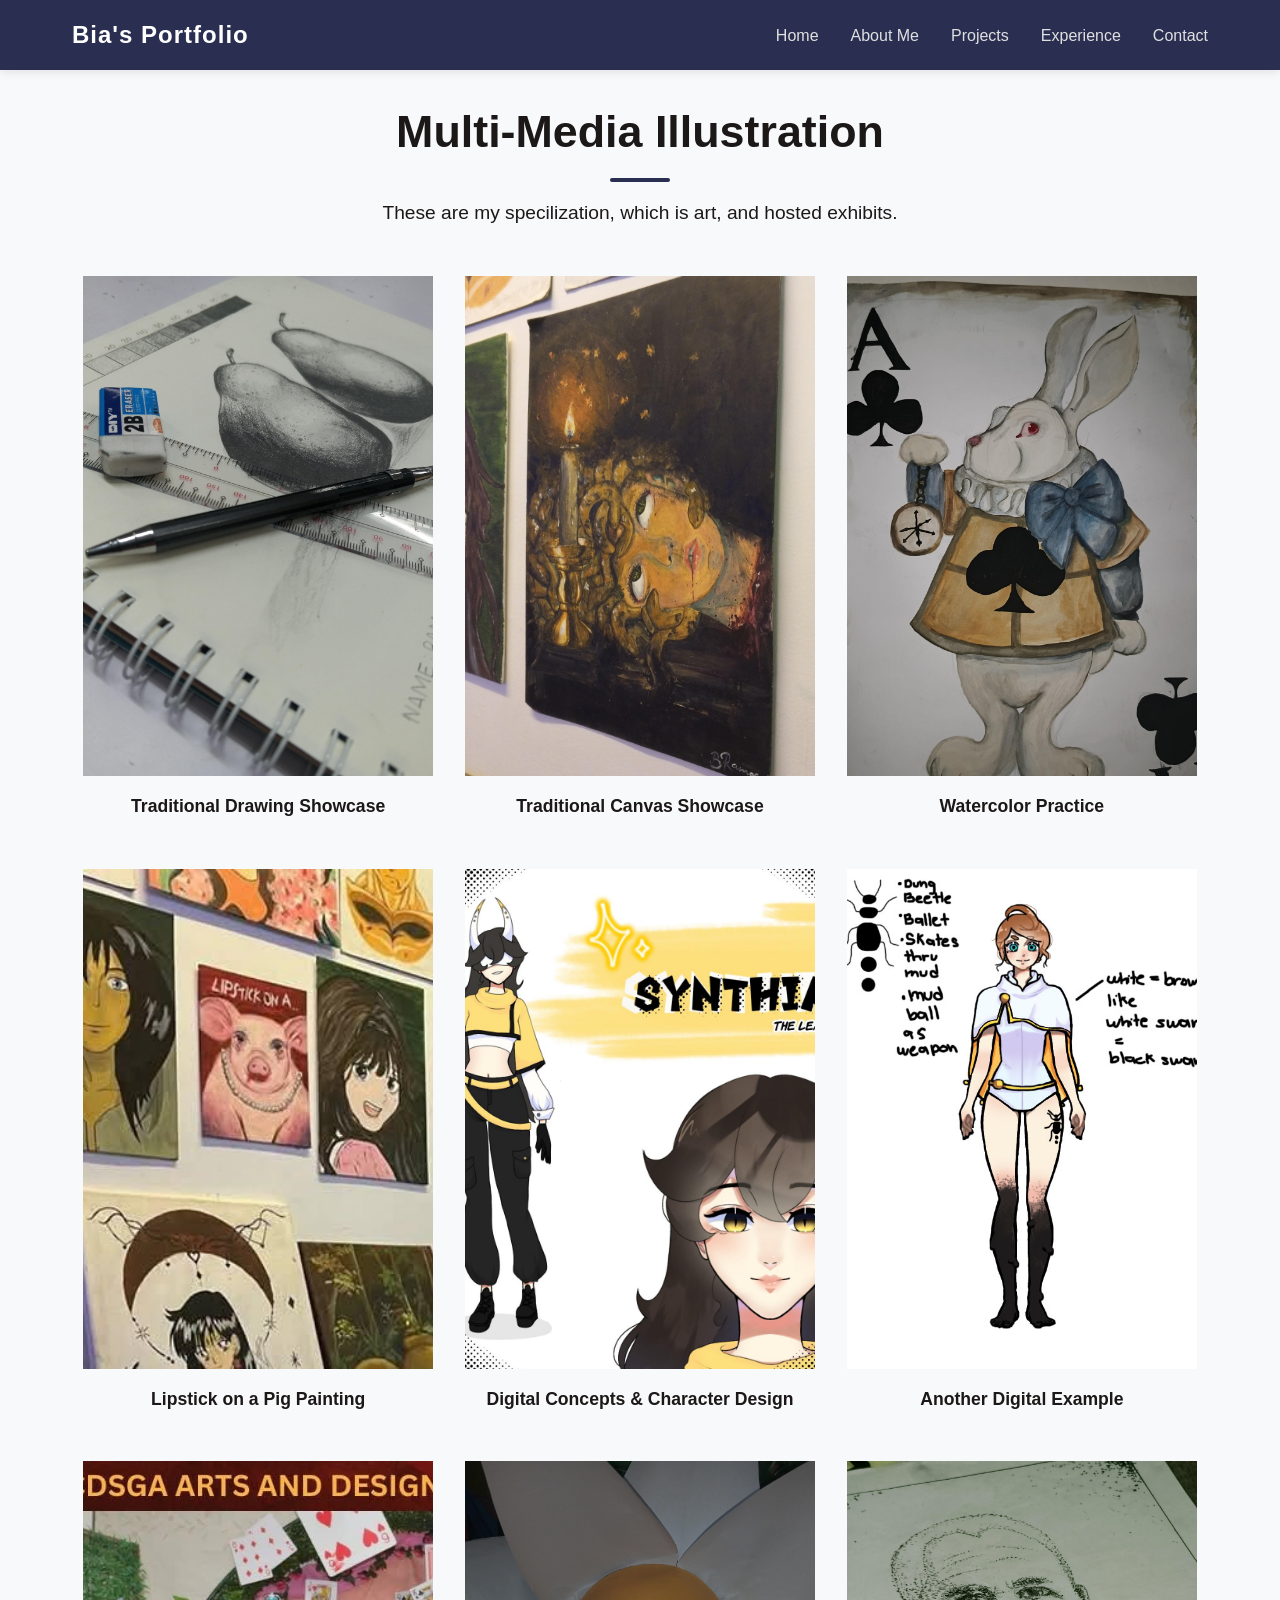
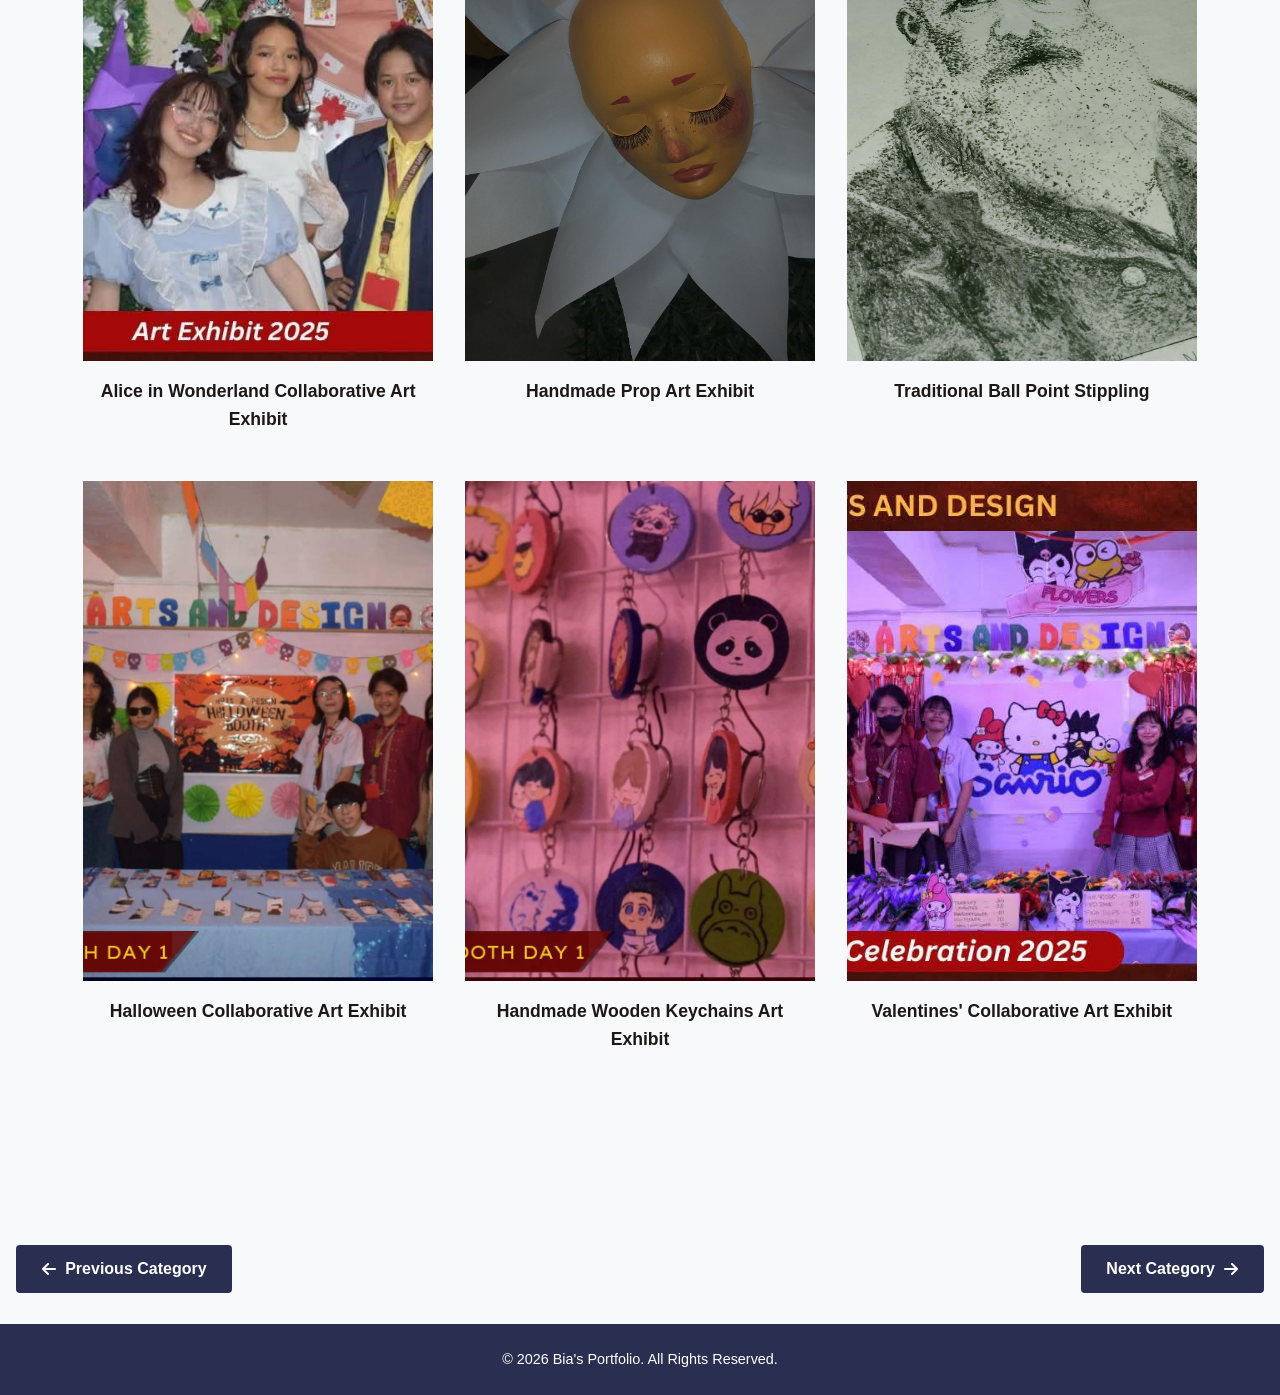
<file: projects/art.html>
<!DOCTYPE html>
<html lang="en">
<head>
    <meta charset="UTF-8">
    <meta name="viewport" content="width=device-width, initial-scale=1.0">
    <title>Multi-Media Illustration | Bia</title>
    <link rel="stylesheet" href="../style.css">
    <link rel="stylesheet" href="https://cdnjs.cloudflare.com/ajax/libs/font-awesome/6.4.2/css/all.min.css">
    <link rel="preconnect" href="https://fonts.googleapis.com">
    <link rel="preconnect" href="https://fonts.gstatic.com" crossorigin>
    <link href="https://fonts.googleapis.com/css2?family=DM+Serif+Display&display=swap" rel="stylesheet">
</head>
<body>
    <header>
        <nav class="navbar">
            <div class="logo">Bia's Portfolio</div>
            <ul class="nav-links">
                <li><a href="../index.html#home">Home</a></li>
                <li><a href="../index.html#about">About Me</a></li>
                <li><a href="../index.html#projects">Projects</a></li>
                <li><a href="../index.html#experience">Experience</a></li>
                <li><a href="../index.html#contact">Contact</a></li>
            </ul>
        </nav>
    </header>

    <section id="art-portfolio" class="projects-section">
        <h2>Multi-Media Illustration</h2>
        <p style="text-align: center; max-width: 700px; margin: -1.5rem auto 3rem auto; color: #1C1818;">
        These are my specilization, which is art, and hosted exhibits.
    </p>
        
        <div class="projects-grid">

            <div class="project-card-link">
                <div class="project-card">
                    <img src="../images/art-gallery1.jpg" alt="Traditional Paintings" onerror="this.src='https://via.placeholder.com/1100x450?text=Traditional+Paintings+%26+Mediums'">
                    <div class="project-info">
                        <h3>Traditional Drawing Showcase</h3>
                    </div>
                </div>
            </div>

            <div class="project-card-link">
                <div class="project-card">
                    <img src="../images/art-gallery1.1.jpg" alt="Example" onerror="this.src='https://via.placeholder.com/1100x450?text=Traditional+Paintings+%26+Mediums'">
                    <div class="project-info">
                        <h3>Traditional Canvas Showcase</h3>
                    </div>
                </div>
            </div>

             <div class="project-card-link">
                <div class="project-card">
                    <img src="../images/art-gallery1.2.jpg" alt="Watercolor" onerror="this.src='https://via.placeholder.com/1100x450?text=Curated+School+Art+Exhibit'">
                    <div class="project-info">
                        <h3>Watercolor Practice</h3>
                    </div>
                </div>
            </div>

            <div class="project-card-link">
                <div class="project-card">
                    <img src="../images/art-gallery1.3.jpg" alt="Pig Canvas" onerror="this.src='https://via.placeholder.com/1100x450?text=Curated+School+Art+Exhibit'">
                    <div class="project-info">
                        <h3>Lipstick on a Pig Painting</h3>
                    </div>
                </div>
            </div>

            <div class="project-card-link">
                <div class="project-card">
                    <img src="../images/art-gallery2.jpg" alt="Digital Concept Art" onerror="this.src='https://via.placeholder.com/1100x450?text=Digital+Concept+Art+%26+Character+Design'">
                    <div class="project-info">
                        <h3>Digital Concepts & Character Design</h3>
                    </div>
                </div>
            </div>

            <div class="project-card-link">
                <div class="project-card">
                    <img src="../images/art-gallery3.jpg" alt="Ecample" onerror="this.src='https://via.placeholder.com/1100x450?text=Atmospheric+Lighting+%26+Environments'">
                    <div class="project-info">
                        <h3>Another Digital Example</h3>
                    </div>
                </div>
            </div>

            <div class="project-card-link">
                <div class="project-card">
                    <img src="../images/art-gallery4.jpg" alt="AIW Exhibition Design" onerror="this.src='https://via.placeholder.com/1100x450?text=Curated+School+Art+Exhibit'">
                    <div class="project-info">
                        <h3>Alice in Wonderland Collaborative Art Exhibit</h3>
                    </div>
                </div>
            </div>

            <div class="project-card-link">
                <div class="project-card">
                    <img src="../images/art-gallery4.4.jpg" alt="Prop Exhibition Design" onerror="this.src='https://via.placeholder.com/1100x450?text=Curated+School+Art+Exhibit'">
                    <div class="project-info">
                        <h3>Handmade Prop Art Exhibit</h3>
                    </div>
                </div>
            </div>

            <div class="project-card-link">
                <div class="project-card">
                    <img src="../images/art-gallery1.0.jpg" alt="Stippling" onerror="this.src='https://via.placeholder.com/1100x450?text=Curated+School+Art+Exhibit'">
                    <div class="project-info">
                        <h3>Traditional Ball Point Stippling</h3>
                    </div>
                </div>
            </div>
            

            <div class="project-card-link">
                <div class="project-card">
                    <img src="../images/art-gallery5.jpg" alt="Halloween Exhibition Design" onerror="this.src='https://via.placeholder.com/1100x450?text=Curated+School+Art+Exhibit'">
                    <div class="project-info">
                        <h3>Halloween Collaborative Art Exhibit</h3>
                    </div>
                </div>
            </div>

             <div class="project-card-link">
                <div class="project-card">
                    <img src="../images/art-gallery5.5.jpg" alt="KC Exhibition Design" onerror="this.src='https://via.placeholder.com/1100x450?text=Curated+School+Art+Exhibit'">
                    <div class="project-info">
                        <h3>Handmade Wooden Keychains Art Exhibit</h3>
                    </div>
                </div>
            </div>

            <div class="project-card-link">
                <div class="project-card">
                    <img src="../images/art-gallery6.jpg" alt="Valentines Exhibition Design" onerror="this.src='https://via.placeholder.com/1100x450?text=Curated+School+Art+Exhibit'">
                    <div class="project-info">
                        <h3>Valentines' Collaborative Art Exhibit</h3>
                    </div>
                </div>
            </div>

        </div>
    </section>

</div> 

    <div class="project-nav-row">
        <a href="../projects/jounalism.html" class="nav-btn prev-btn">
            <i class="fa-solid fa-arrow-left"></i> Previous Category
        </a>
        
        <a href="../projects/baking.html" class="nav-btn next-btn">
            Next Category <i class="fa-solid fa-arrow-right"></i>
        </a>
    </div>

<br>
    
    <footer>
        <p>&copy; 2026 Bia's Portfolio. All Rights Reserved.</p>
    </footer>
</body>
</html>
</file>
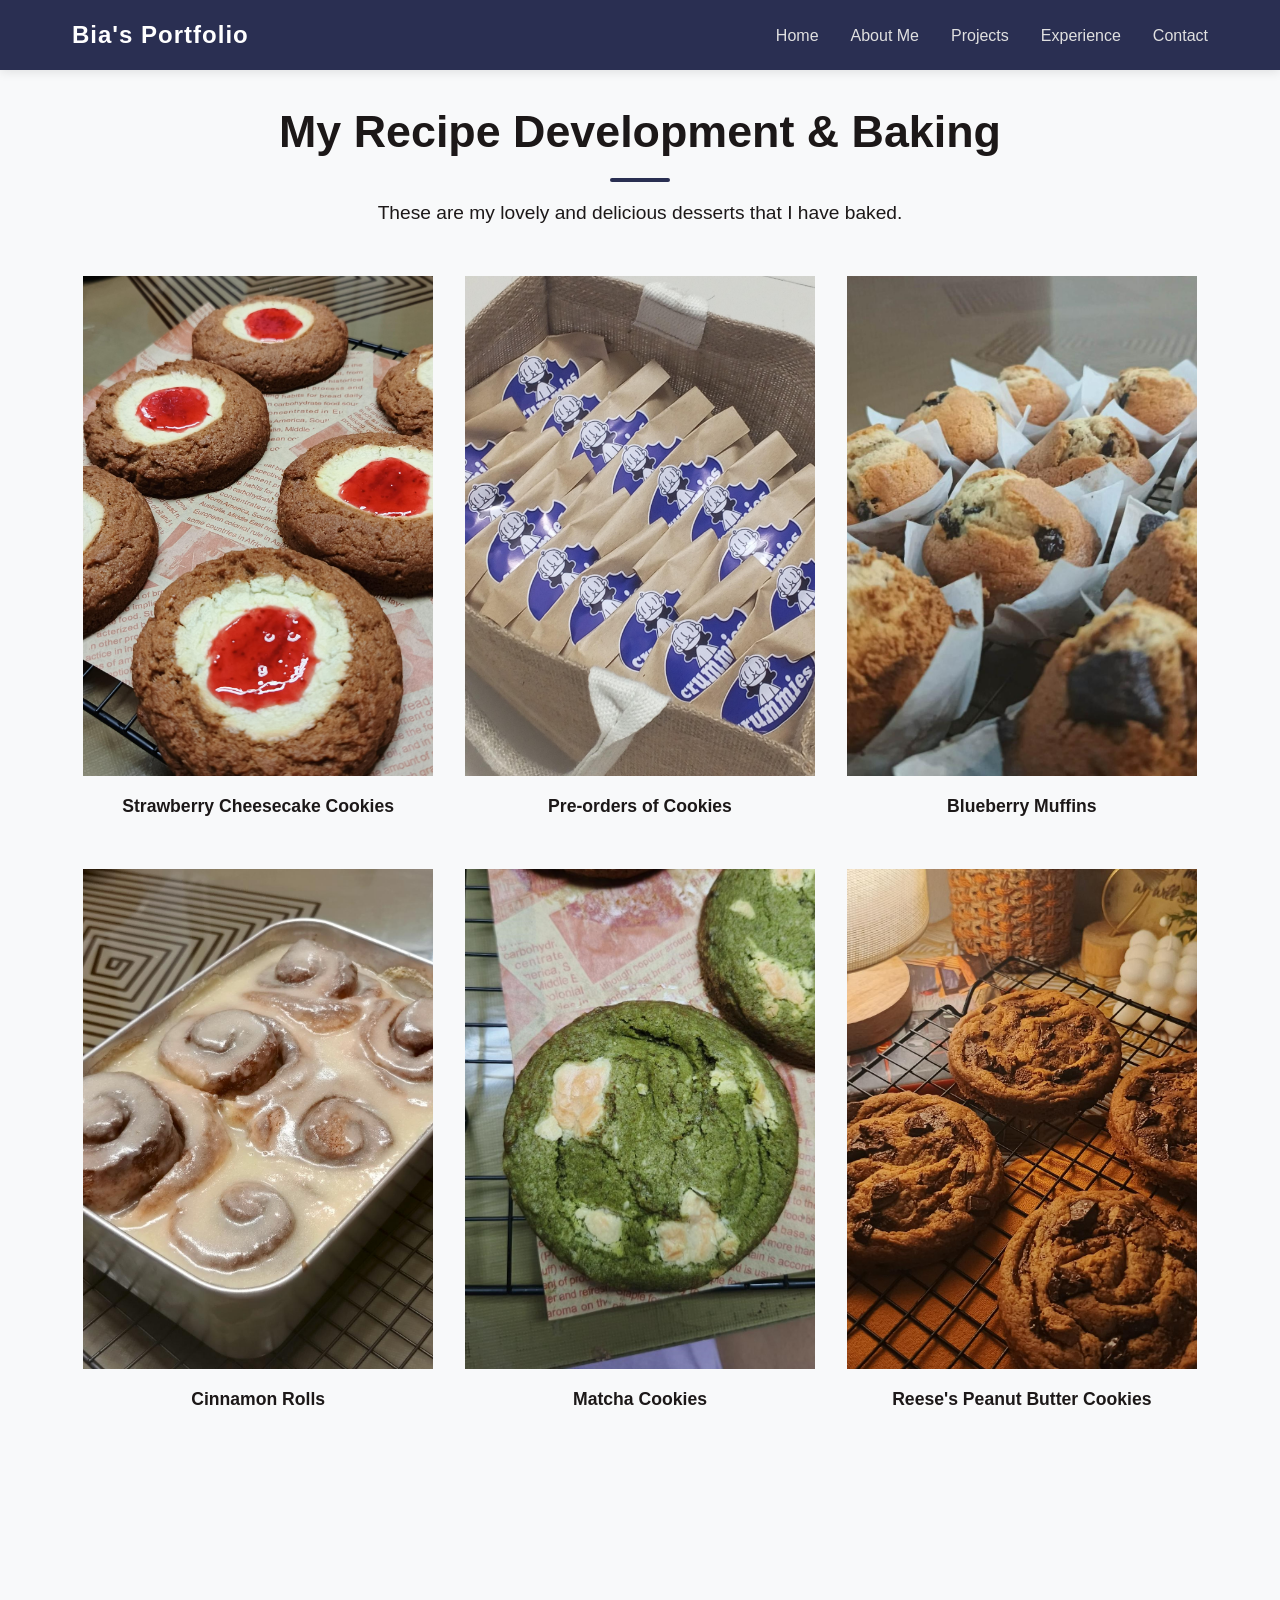
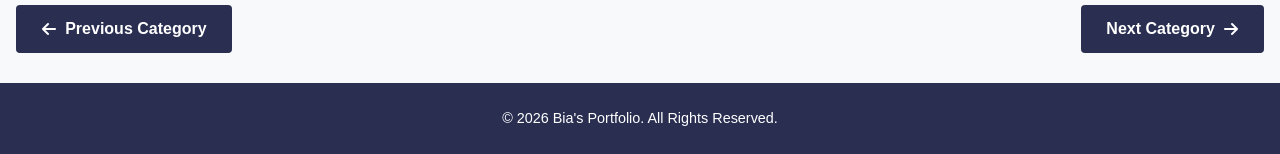
<file: projects/baking.html>
<!DOCTYPE html>
<html lang="en">
<head>
    <meta charset="UTF-8">
    <meta name="viewport" content="width=device-width, initial-scale=1.0">
    <title>Recipe Development & Baking | Bia</title>
    <link rel="stylesheet" href="../style.css">
    <link rel="stylesheet" href="https://cdnjs.cloudflare.com/ajax/libs/font-awesome/6.4.2/css/all.min.css">
    <link rel="preconnect" href="https://fonts.googleapis.com">
    <link rel="preconnect" href="https://fonts.gstatic.com" crossorigin>
    <link href="https://fonts.googleapis.com/css2?family=DM+Serif+Display&display=swap" rel="stylesheet">
</head>
<body>
    <header>
        <nav class="navbar">
            <div class="logo">Bia's Portfolio</div>
            <ul class="nav-links">
                <li><a href="../index.html#home">Home</a></li>
                <li><a href="../index.html#about">About Me</a></li>
                <li><a href="../index.html#projects">Projects</a></li>
                <li><a href="../index.html#experience">Experience</a></li>
                <li><a href="../index.html#contact">Contact</a></li>
            </ul>
        </nav>
    </header>

    <section id="art-portfolio" class="projects-section">
        <h2>My Recipe Development & Baking</h2>
        <p style="text-align: center; max-width: 700px; margin: -1.5rem auto 3rem auto; color: #1C1818;">
        These are my lovely and delicious desserts that I have baked.
    </p>
        
        <div class="projects-grid">

            <div class="project-card-link">
                <div class="project-card">
                    <img src="../images/baking.jpg" alt="Cookies" onerror="this.src='https://via.placeholder.com/1100x450?text=Traditional+Paintings+%26+Mediums'">
                    <div class="project-info">
                        <h3>Strawberry Cheesecake Cookies</h3>
                    </div>
                </div>
            </div>

             <div class="project-card-link">
                <div class="project-card">
                    <img src="../images/pre-orders.jpg" alt="Orders" onerror="this.src='https://via.placeholder.com/1100x450?text=Traditional+Paintings+%26+Mediums'">
                    <div class="project-info">
                        <h3>Pre-orders of Cookies</h3>
                    </div>
                </div>
            </div>

             <div class="project-card-link">
                <div class="project-card">
                    <img src="../images/blueberry.jpg" alt="muffins" onerror="this.src='https://via.placeholder.com/1100x450?text=Traditional+Paintings+%26+Mediums'">
                    <div class="project-info">
                        <h3>Blueberry Muffins</h3>
                    </div>
                </div>
            </div>

             <div class="project-card-link">
                <div class="project-card">
                    <img src="../images/cinammon.jpg" alt="cinnamonrolls" onerror="this.src='https://via.placeholder.com/1100x450?text=Traditional+Paintings+%26+Mediums'">
                    <div class="project-info">
                        <h3>Cinnamon Rolls</h3>
                    </div>
                </div>
            </div>

             <div class="project-card-link">
                <div class="project-card">
                    <img src="../images/matcha.jpg" alt="matcha" onerror="this.src='https://via.placeholder.com/1100x450?text=Traditional+Paintings+%26+Mediums'">
                    <div class="project-info">
                        <h3>Matcha Cookies</h3>
                    </div>
                </div>
            </div>

             <div class="project-card-link">
                <div class="project-card">
                    <img src="../images/peanutbutter.jpg" alt="pb" onerror="this.src='https://via.placeholder.com/1100x450?text=Traditional+Paintings+%26+Mediums'">
                    <div class="project-info">
                        <h3>Reese's Peanut Butter Cookies</h3>
                    </div>
                </div>
            </div>

        </div>
    </section>

    <div class="project-nav-row">
        <a href="../projects/art.html" class="nav-btn prev-btn">
            <i class="fa-solid fa-arrow-left"></i> Previous Category
        </a>
        
        <a href="../projects/coding.html" class="nav-btn next-btn">
            Next Category <i class="fa-solid fa-arrow-right"></i>
        </a>
    </div>

<br>

    <footer>
        <p>&copy; 2026 Bia's Portfolio. All Rights Reserved.</p>
    </footer>
</body>
</html>
</file>
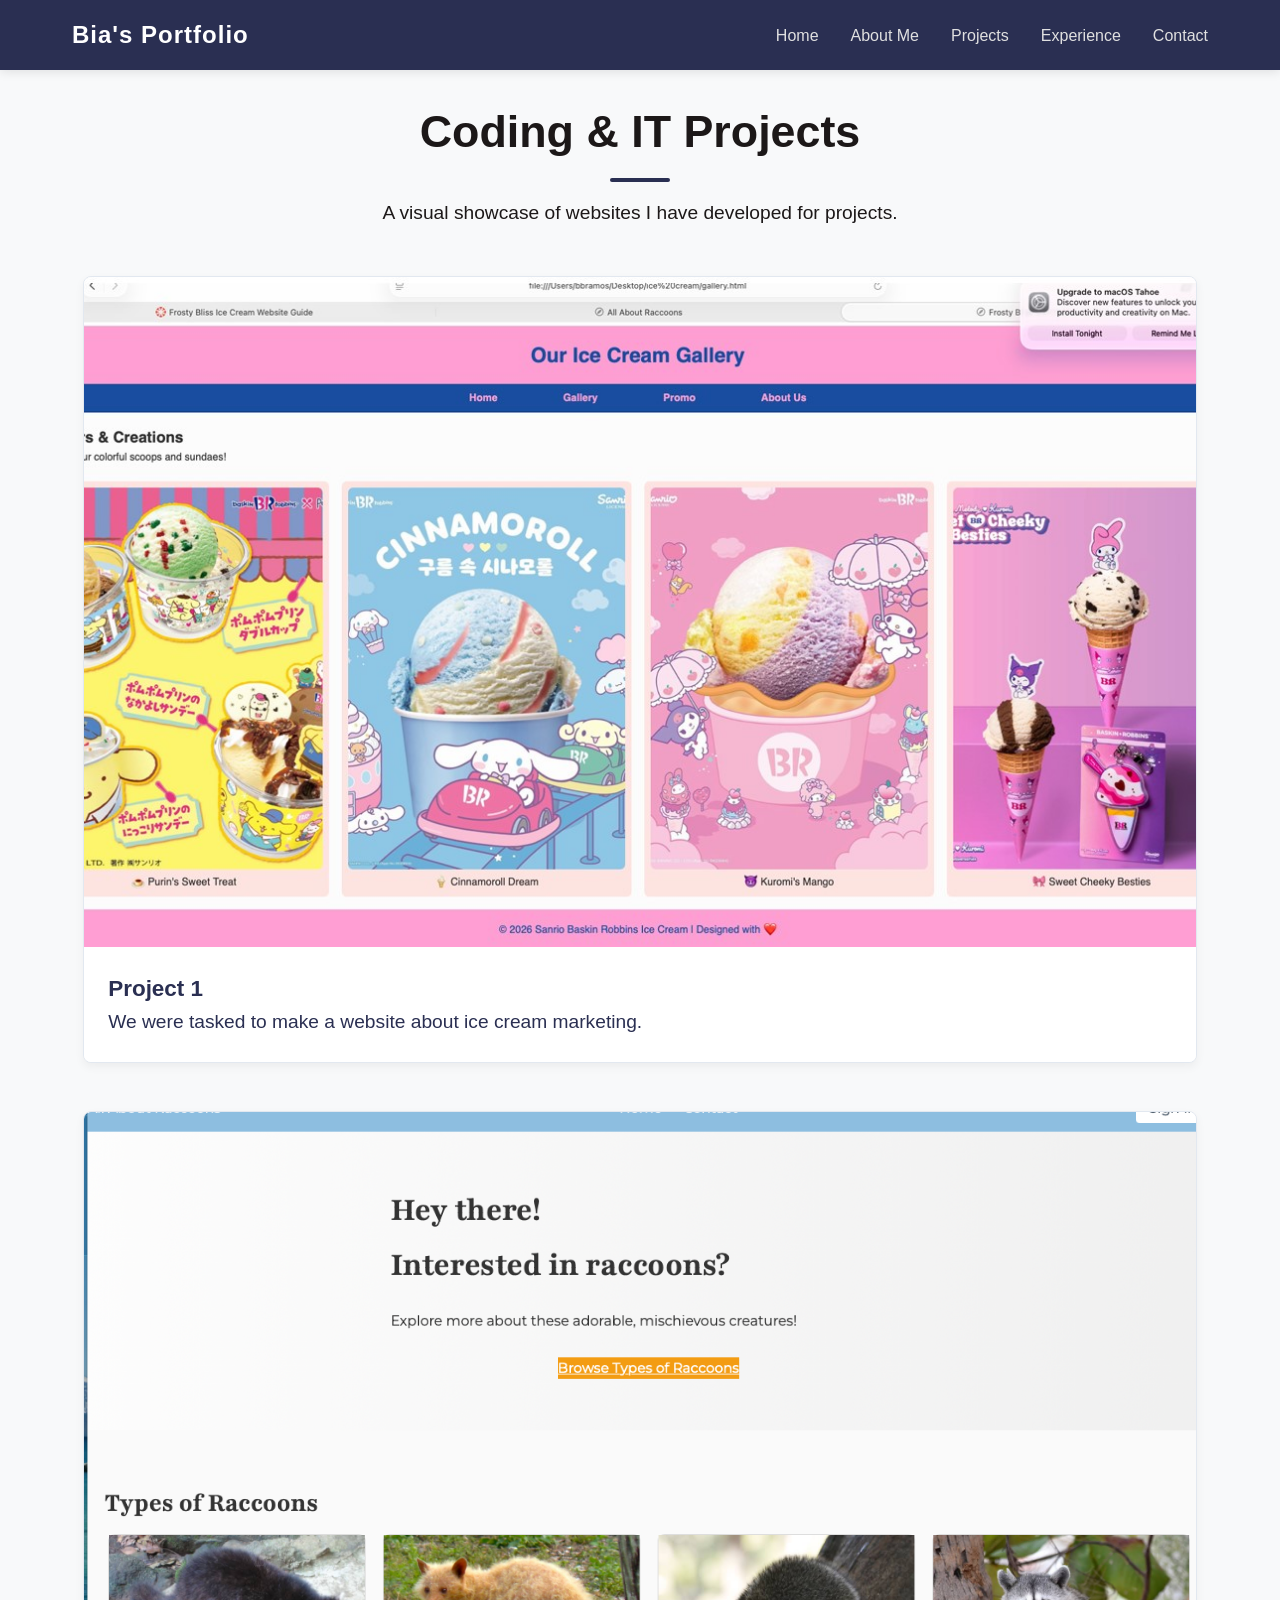
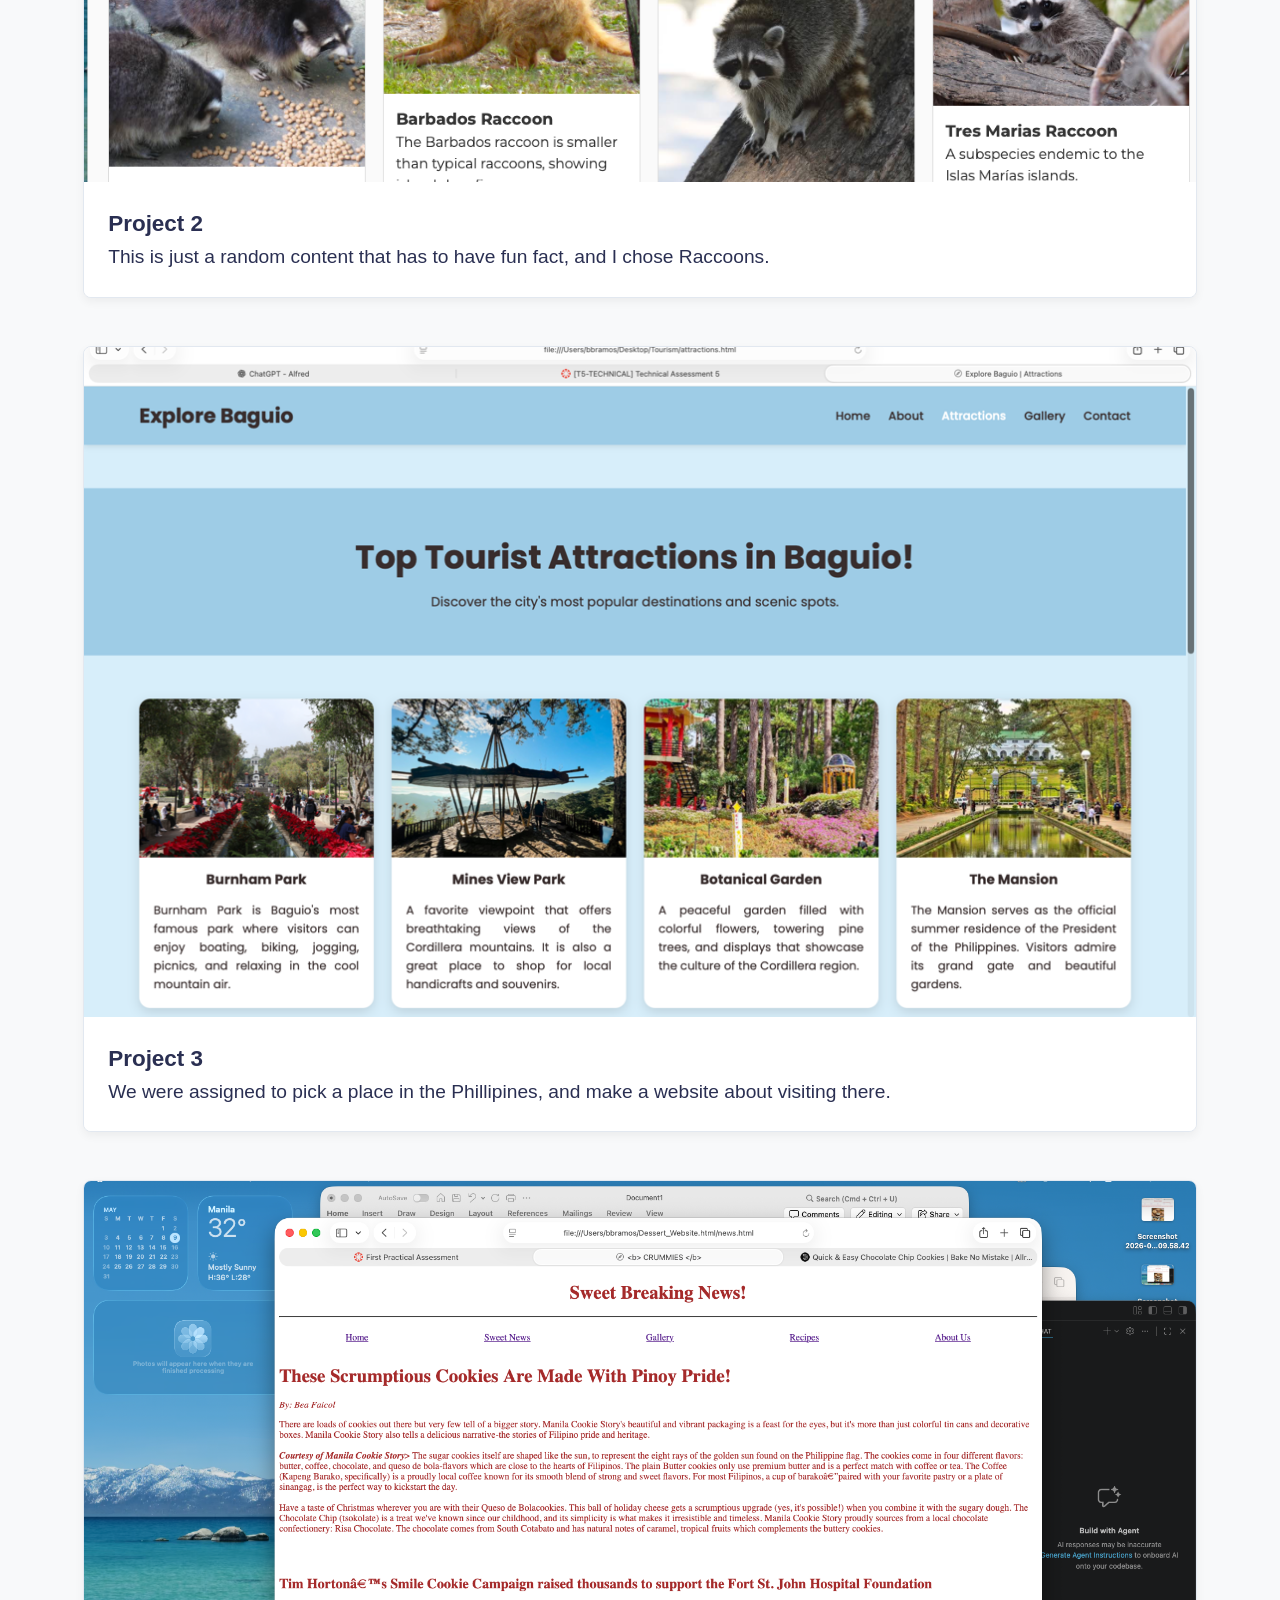
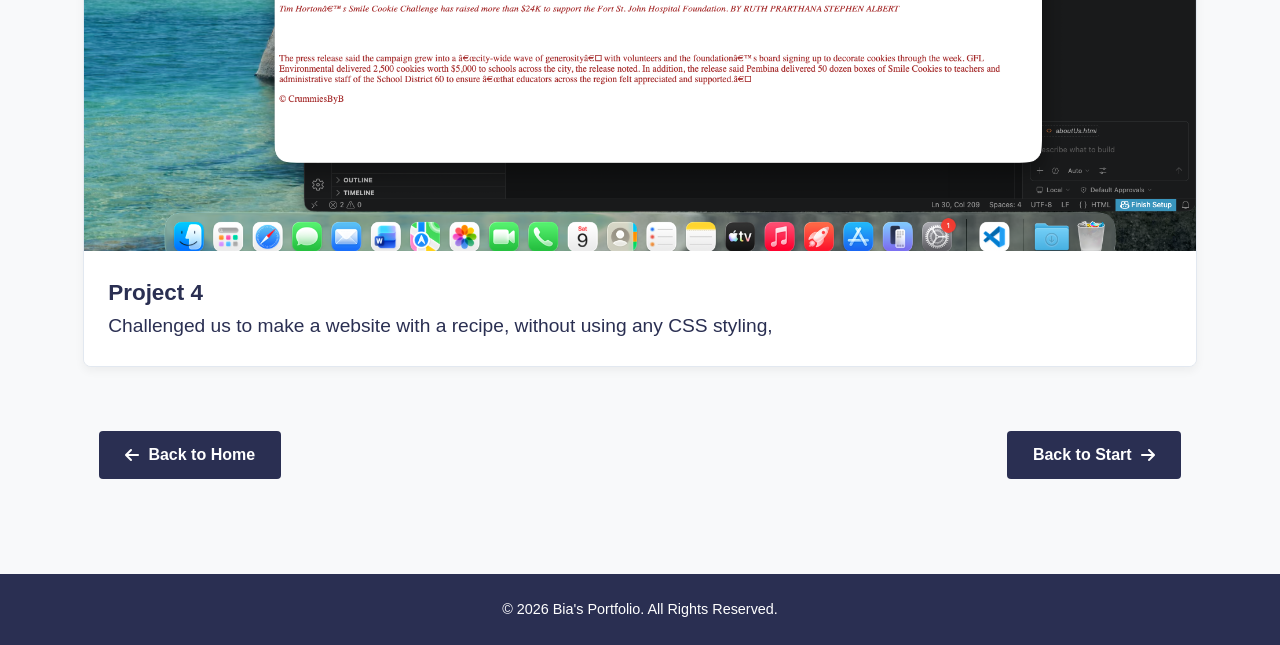
<file: projects/coding.html>
<!DOCTYPE html>
<html lang="en">
<head>
    <meta charset="UTF-8">
    <meta name="viewport" content="width=device-width, initial-scale=1.0">
    <title>Coding & IT Projects Portfolio | Bia</title>
    <link rel="stylesheet" href="../style.css">
    <link rel="stylesheet" href="https://cdnjs.cloudflare.com/ajax/libs/font-awesome/6.4.2/css/all.min.css">
    <link rel="preconnect" href="https://fonts.googleapis.com">
    <link rel="preconnect" href="https://fonts.gstatic.com" crossorigin>
    <link href="https://fonts.googleapis.com/css2?family=DM+Serif+Display&display=swap" rel="stylesheet">
</head>
<body>
    <header>
        <nav class="navbar">
            <div class="logo">Bia's Portfolio</div>
            <ul class="nav-links">
                <li><a href="../index.html#home">Home</a></li>
                <li><a href="../index.html#about">About Me</a></li>
                <li><a href="../index.html#projects">Projects</a></li>
                <li><a href="../index.html#experience">Experience</a></li>
                <li><a href="../index.html#contact">Contact</a></li>
            </ul>
        </nav>
    </header>

    <section id="coding" class="projects-section">
        <h2>Coding & IT Projects</h2>
        <p style="text-align: center; max-width: 700px; margin: -1.5rem auto 3rem auto; color: #1C1818;">
            A visual showcase of websites I have developed for projects.
        </p>

        <div class="projects-grid">

            <div class="project-card-link">
                <div class="project-card">
                    <img src="../images/project1-preview.jpg" alt="Application Preview 1">
                    <div class="project-info">
                        <h3>Project 1</h3>
                        <p>We were tasked to make a website about ice cream marketing.</p>
                    </div>
                </div>
            </div>

            <div class="project-card-link">
                <div class="project-card">
                    <img src="../images/project2-preview.jpg" alt="Application Preview 2">
                    <div class="project-info">
                        <h3>Project 2</h3>
                        <p>This is just a random content that has to have fun fact, and I chose Raccoons.</p>
                    </div>
                </div>
            </div>

            <div class="project-card-link">
                <div class="project-card">
                    <img src="../images/project3-preview.jpg" alt="Application Preview 3">
                    <div class="project-info">
                        <h3>Project 3</h3>
                        <p>We were assigned to pick a place in the Phillipines, and make a website about visiting there.</p>
                    </div>
                </div>
            </div>

            <div class="project-card-link">
                <div class="project-card">
                    <img src="../images/project4-preview.jpg" alt="Application Preview 4">
                    <div class="project-info">
                        <h3>Project 4</h3>
                        <p>Challenged us to make a website with a recipe, without using any CSS styling,</p>
                    </div>
                </div>
            </div>

        </div>

    <div class="project-nav-row">
        <a href="../index.html#projects" class="nav-btn prev-btn">
            <i class="fa-solid fa-arrow-left"></i> Back to Home
        </a>
        <a href="../projects/journalism.html" class="nav-btn next-btn">
            Back to Start <i class="fa-solid fa-arrow-right"></i>
        </a>
    </div>
</section>

<br>

<footer>
        <p>&copy; 2026 Bia's Portfolio. All Rights Reserved.</p>
    </footer>
</body>
</html>
</file>
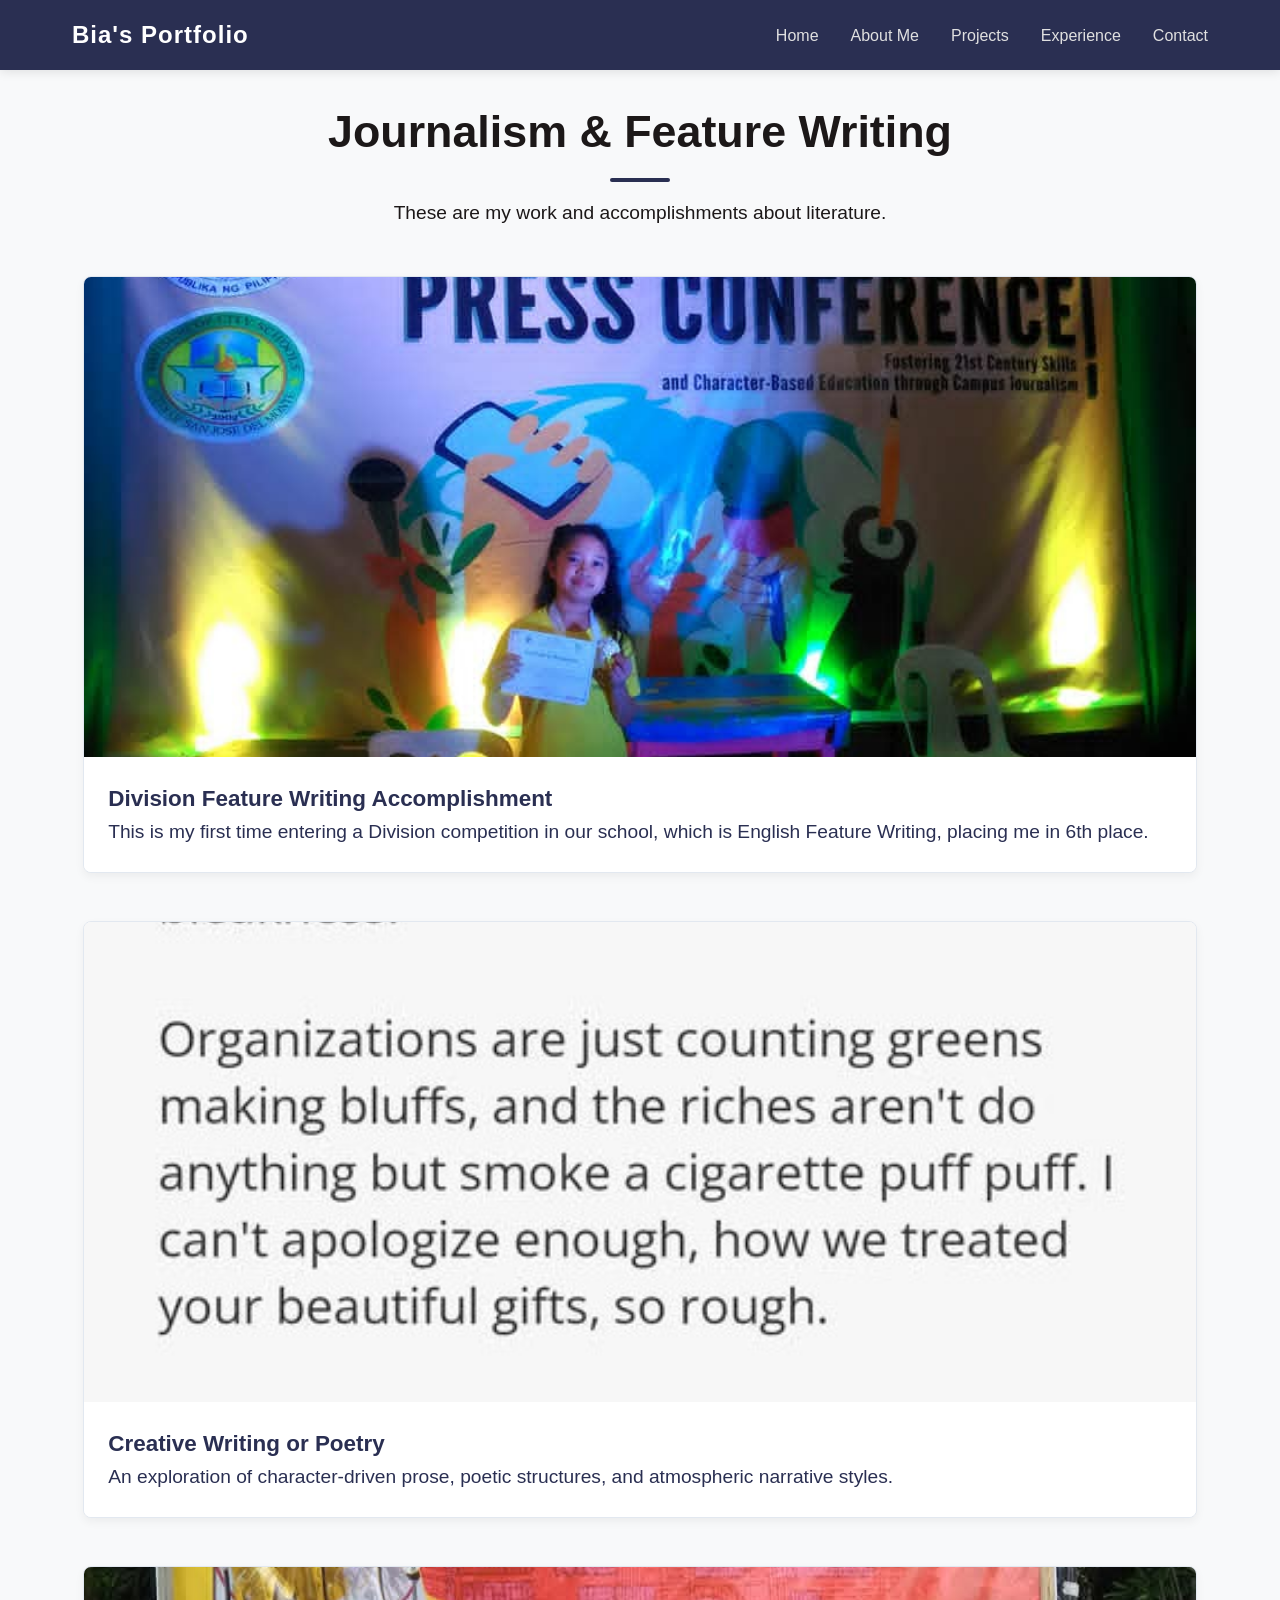
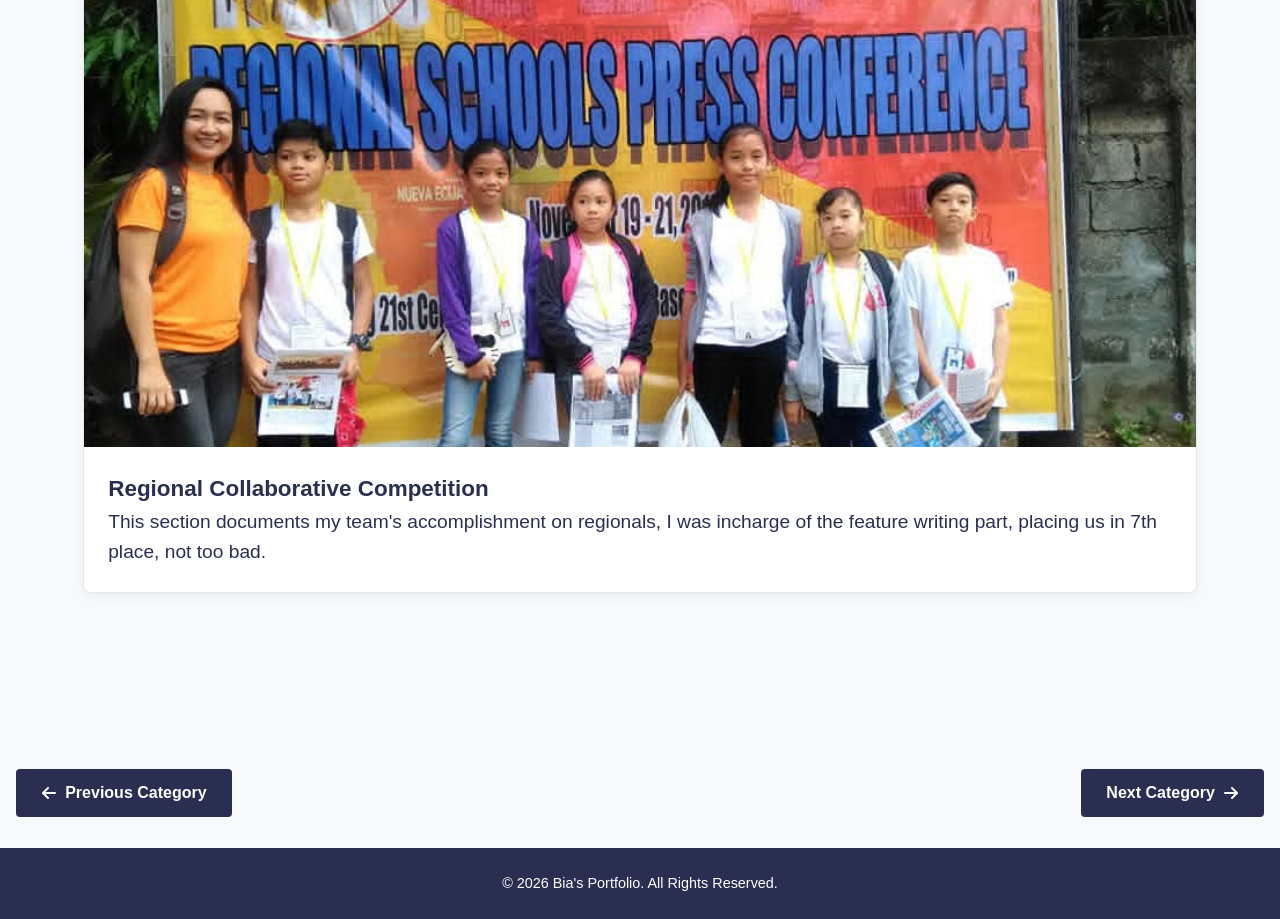
<file: projects/journalism.html>
<!DOCTYPE html>
<html lang="en">
<head>
    <meta charset="UTF-8">
    <meta name="viewport" content="width=device-width, initial-scale=1.0">
    <title>Journalism & Feature Writing Portfolio | Bia</title>
    <link rel="stylesheet" href="../style.css">
    <link rel="stylesheet" href="https://cdnjs.cloudflare.com/ajax/libs/font-awesome/6.4.2/css/all.min.css">
    <link rel="preconnect" href="https://fonts.googleapis.com">
    <link rel="preconnect" href="https://fonts.gstatic.com" crossorigin>
    <link href="https://fonts.googleapis.com/css2?family=DM+Serif+Display&display=swap" rel="stylesheet">
</head>
<body>
    <header>
        <nav class="navbar">
            <div class="logo">Bia's Portfolio</div>
            <ul class="nav-links">
                <li><a href="../index.html#home">Home</a></li>
                <li><a href="../index.html#about">About Me</a></li>
                <li><a href="../index.html#projects">Projects</a></li>
                <li><a href="../index.html#experience">Experience</a></li>
                <li><a href="../index.html#contact">Contact</a></li>
            </ul>
        </nav>
    </header>

        <section id="projects" class="projects-section">
    <h2>Journalism & Feature Writing</h2>
    <p style="text-align: center; max-width: 700px; margin: -1.5rem auto 3rem auto; color: #1C1818;">
        These are my work and accomplishments about literature.
    </p>

    <div class="projects-grid">

        <a href="#" class="project-card-link">
            <div class="project-card">
                <img src="../images/division-pic.jpg" alt="Division">
                <div class="project-info">
                    <h3>Division Feature Writing Accomplishment</h3>
                    <p>This is my first time entering a Division competition in our school, which is English Feature Writing, placing me in 6th place.</p>
                </div>
            </div>
        </a>

        <a href="#" class="project-card-link">
            <div class="project-card">
                <img src="../images/poetry-pic.jpg" alt="write">
                <div class="project-info">
                    <h3>Creative Writing or Poetry</h3>
                    <p>An exploration of character-driven prose, poetic structures, and atmospheric narrative styles.</p>
                </div>
            </div>
        </a>

        <a href="#" class="project-card-link">
            <div class="project-card">
                <img src="../images/regional-pic.jpg" alt="regional">
                <div class="project-info">
                    <h3>Regional Collaborative Competition</h3>
                    <p>This section documents my team's accomplishment on regionals, I was incharge of the feature writing part, placing us in 7th place, not too bad.</p>
                </div>
            </div>
        </a>

    </div>
 </section>
    
 </div> 

    <div class="project-nav-row">
        <a href="../index.html#projects" class="nav-btn prev-btn">
            <i class="fa-solid fa-arrow-left"></i> Previous Category
        </a>
        
        <a href="../projects/art.html" class="nav-btn next-btn">
            Next Category <i class="fa-solid fa-arrow-right"></i>
        </a>
    </div>

<br>

    <footer>
        <p>&copy; 2026 Bia's Portfolio. All Rights Reserved.</p>
    </footer>
</body>
</html>
</file>
<file: style.css>
* {
    margin: 0;
    padding: 0;
    box-sizing: border-box;
    font-family: 'Segoe UI', Tahoma, Geneva, Verdana, sans-serif;
    scroll-behavior: smooth;
}

body {
    background-color: #f8f9fa;
    color: #2A2F52;
    line-height: 1.6;
    font-size: 1.2rem; 
}

/* --- Navigation Bar --- */
header {
    background-color: #2A2F52;
    position: fixed;
    width: 100%;
    top: 0;
    left: 0;
    z-index: 1000;
    box-shadow: 0 2px 10px rgba(0, 0, 0, 0.1);
}

.navbar {
    display: flex;
    justify-content: space-between;
    align-items: center;
    max-width: 1200px;
    margin: 0 auto;
    padding: 1rem 2rem;
}

.navbar .logo {
    color: #ffffff;
    font-size: 1.5rem;
    font-weight: bold;
    letter-spacing: 1px;
}

.nav-links {
    display: flex;
    list-style: none;
}

.nav-links li {
    margin-left: 2rem;
}

.nav-links a {
    color: #e0e0e0;
    text-decoration: none;
    font-size: 1rem;
    transition: color 0.3s ease;
}

.nav-links a:hover {
    color: #ffffff;
    border-bottom: 2px solid #ffffff;
}

/* --- Section Formatting Helper --- */
section {
    padding: 6rem 2rem 4rem 2rem;
    max-width: 92%; 
    margin: 0 auto;
    width: 100%;
}

section h2 {
    color: #1C1818;
    font-size: 2.8rem; 
    text-align: center;
    margin-bottom: 2.5rem;
    position: relative;
}

section h2::after {
    content: '';
    display: block;
    width: 60px;
    height: 4px;
    background-color: #2A2F52;
    margin: 10px auto 0 auto;
    border-radius: 2px;
}

/* --- 1. Home / Hero Section --- */
.hero-section {
    display: flex;
    align-items: center;
    justify-content: space-between;
    min-height: 85vh;
    gap: 7rem; 
    max-width: 92%; 
    margin: 0 auto;
    width: 100%;
}

.hero-content {
    width: 55%; 
    flex-shrink: 0;
}

.hero-content h1 {
    font-family: 'DM Serif Display', serif;
    font-size: 5.6rem;      
    font-weight: 700;        
    color: #1C1818;          
    margin-bottom: 25px;     
    line-height: 1.05; 
}

.hero-content p {
    font-size: 1.35rem;
    color: #1C1818;
    margin-bottom: 2.5rem;
    line-height: 1.5;
    max-width: 600px; 
}

.btn {
    display: inline-block;
    background-color: #2A2F52;
    color: #ffffff;
    padding: 1rem 2.4rem;
    text-decoration: none;
    border-radius: 4px;
    font-weight: bold;
    font-size: 1.1rem;
    transition: background 0.3s ease;
}

.btn:hover {
    background-color: #1d213b;
}

.hero-image {
    width: 48%; 
    display: flex;
    justify-content: flex-start; 
}

.hero-image img {
    width: 560px; 
    height: 560px; 
    border-radius: 50%;
    object-fit: cover;
    border: 6px solid #2A2F52;
    box-shadow: 0 4px 20px rgba(0,0,0,0.15);
    flex-shrink: 0;
}

/* --- 2. About Me Section --- */
.about-container {
    display: flex;
    gap: 4rem;
}

.about-text, .about-skills {
    flex: 1;
}

.about-container h3 {
    color: #1C1818;
    margin-bottom: 1rem;
}

.skills-list {
    list-style: none;
}

.skills-list li {
    background-color: #eef0f6;
    color: #1C1818;
    margin-bottom: 0.5rem;
    padding: 0.6rem 1rem;
    border-left: 4px solid #2A2F52;
    font-weight: 500;
    border-radius: 0 4px 4px 0;
}

/* --- 3. Projects Section --- */

#projects .projects-grid {
    display: block; 
    max-width: 1350px;        
    margin: 0 auto;            
    width: 100%;
}

#projects .project-card-link {
    text-decoration: none; 
    color: inherit;        
    display: block;        
    max-width: 1350px;         
    margin: 0 auto 3rem auto;  
}

#projects .project-card {
    display: flex;
    flex-direction: column;
    width: 100%;
    background: #ffffff;
    border-radius: 8px;
    overflow: hidden;
    box-shadow: 0 4px 10px rgba(0,0,0,0.05);
    border: 1px solid #e2e8f0;
}

#projects .project-card img {
    width: 100%;              
    height: 480px;            
    object-fit: cover;     
    display: block;
}

#projects .project-info {
    padding: 1.5rem;
    background: #ffffff;
}

/* For art page */

#art-portfolio .projects-grid {
    display: grid;
    grid-template-columns: repeat(3, 1fr); 
    gap: 2rem;                            
    max-width: 1400px;                        
    margin: 3rem auto;                  
    width: 100%;
}

#art-portfolio .project-card-link {
    text-decoration: none; 
    color: inherit;        
    display: block;        
    width: 100%;
    max-width: 500px;    
    justify-self: center; 
}

#art-portfolio .project-card img {
    width: 100%;
    height: 500px; 
    object-fit: cover;     
    display: block;
    flex-shrink: 0;        
}

#art-portfolio .project-info {
    padding: 1rem 0;    
    background: transparent;
    flex-grow: 1; 
}

#art-portfolio .project-info h3 {
    color: #1C1818;
    margin-bottom: 0;    
    text-align: center; 
    font-size: 1.1rem;   
}

/* For journalism page */
#journalism .projects-grid {
    display: block; 
    max-width: 1350px;        
    margin: 0 auto;            
    width: 100%;
}

#journalism .project-card-link {
    text-decoration: none; 
    color: inherit;        
    display: block;        
    max-width: 1350px;         
    margin: 0 auto 3rem auto;  
}

#journalism .project-card {
    display: flex;
    flex-direction: column;
    width: 100%;
    background: #ffffff;
    border-radius: 8px;
    overflow: hidden;
    box-shadow: 0 4px 10px rgba(0,0,0,0.05);
    border: 1px solid #e2e8f0;
}

#journalism .project-card img {
    width: 100%;              
    height: 480px;            
    object-fit: cover;     
    display: block;
}

#journalism .project-info {
    padding: 1.5rem;
    background: #ffffff;
}

/* For coding page */
#coding .projects-grid {
    display: block; 
    max-width: 1350px;        
    margin: 0 auto;            
    width: 100%;
}

#coding .project-card-link {
    text-decoration: none; 
    color: inherit;        
    display: block;        
    max-width: 1350px;         
    margin: 0 auto 3rem auto;  
}

#coding .project-card {
    display: flex;
    flex-direction: column;
    width: 100%;
    background: #ffffff;
    border-radius: 8px;
    overflow: hidden;
    box-shadow: 0 4px 10px rgba(0,0,0,0.05);
    border: 1px solid #e2e8f0;
}

#coding .project-card img {
    width: 100%;              
    height: 670px;            
    object-fit: cover;     
    display: block;
}

#coding .project-info {
    padding: 1.5rem;
    background: #ffffff;
}




@media (max-width: 768px) {
    .projects-grid {
        grid-template-columns: repeat(2, 1fr); /* tablet */
        gap: 1.5rem;
    }
}

@media (max-width: 480px) {
    .projects-grid {
        grid-template-columns: 1fr; /* phones */
    }
}

/* --- 4. Experience Section --- */
.timeline-img-container {
    margin-top: 1rem;
    max-width: 450px; 
    border-radius: 6px;
    overflow: hidden;
    border: 2px solid #2A2F52;
    box-shadow: 0 4px 8px rgba(0, 0, 0, 0.08);
}

.timeline-img-container img {
    width: 100%;
    height: auto;
    display: block;
    object-fit: cover;
    transition: transform 0.3s ease;
}

.timeline-img-container img:hover {
    transform: scale(1.03);
}

.timeline {
    border-left: 3px solid #2A2F52;
    padding-left: 2rem;
    padding-bottom: 4rem;      
}

.timeline-item {
    position: relative;
    margin-bottom: 2.5rem;
}

.timeline-item::before {
    content: '';
    position: absolute;
    left: calc(-2rem - 9px);
    top: 5px;
    width: 15px;
    height: 15px;
    background-color: #2A2F52;
    border-radius: 50%;
}

.timeline-item h3 {
    color: #1C1818;
}

.sub-heading {
    display: block;
    font-size: 0.95rem;
    color: #1C1818;
    margin-bottom: 0.5rem;
}

.timeline-item ul {
    margin-left: 1.5rem;
    margin-top: 0.5rem;
}

.certifications h3 {
    color: #2A2F52;
    margin-bottom: 1.5rem;
    text-align: center;
}

.cert-image-container {
    text-align: center;
    background: white;
    padding: 1.5rem;
    border-radius: 8px;
    border: 1px solid #e2e8f0;
    max-width: 650px;
    margin: 0 auto;
}

.cert-image-container img {
    max-width: 100%;
    height: auto;
    border-radius: 4px;
}

.caption {
    margin-top: 0.8rem;
    font-size: 0.9rem;
    color: #1C1818;
    font-style: italic;
}

/* --- 5. Contact Section --- */
.contact-section {
    text-align: center;
    background-color: #eef0f6;
    max-width: 100%;
    padding-bottom: 5rem;
}

.contact-container {
    margin-top: 2rem;
}

.contact-container a {
    color: #1C1818;
    font-weight: bold;
    text-decoration: none;
}

.social-links {
    margin-top: 2rem;
    display: flex;
    justify-content: center;
    gap: 1.5rem; 
}

.social-btn {
    background-color: #2A2F52;
    color: white !important;
    padding: 0.7rem 1.8rem;
    border-radius: 4px;
    font-size: 0.95rem;
    text-decoration: none;
    display: flex;
    align-items: center;
    gap: 0.6rem; 
    transition: background-color 0.3s ease, transform 0.2s ease;
}

.social-btn:hover {
    background-color: #1d213b; 
    transform: translateY(-2px);
}

.social-btn {
    background-color: #2A2F52;
    color: white !important;
    padding: 0.6rem 1.5rem;
    border-radius: 4px;
    font-size: 0.9rem;
    transition: opacity 0.3s ease;
}

.social-btn:hover {
    opacity: 0.9;
}

/* --- Footer --- */
footer {
    background-color: #2A2F52;
    color: #ffffff;
    text-align: center;
    padding: 1.5rem;
    font-size: 0.9rem;
}

/* --- Mobile Responsiveness --- */
@media (max-width: 768px) {
    .navbar {
        flex-direction: column;
        gap: 1rem;
    }
    
    .nav-links li {
        margin: 0 1rem;
    }

    .hero-section {
        flex-direction: column-reverse;
        text-align: center;
        padding-top: 8rem;
    }

    .hero-content p {
        margin: 1rem auto 2rem auto;
    }

    .about-container {
        flex-direction: column;
        gap: 2rem;
    }
}

/* --- Clickable Project Cards Link Reset --- */
.project-card-link {
    text-decoration: none; 
    color: inherit;        
    display: block;       
}


.project-card-link:hover .project-card {
    transform: translateY(-5px);
    box-shadow: 0 8px 20px rgba(42, 47, 82, 0.15); 
}

.project-card {
    transition: transform 0.3s ease, box-shadow 0.3s ease;
}

.project-card:hover {
    transform: none; 
}

/* --- Project Subpages Navigation Row --- */

.project-nav-row {
    display: flex;
    justify-content: space-between; 
    align-items: center;
    max-width: 1400px;             
    margin: 4rem auto 0 auto;       
    width: 100%;
    padding: 0 1rem;
}

/* Base button styles shared by both sides */
.nav-btn {
    display: inline-flex;
    align-items: center;
    gap: 0.6rem;
    text-decoration: none;
    background-color: #2A2F52;      
    color: #ffffff !important;     
    padding: 0.7rem 1.6rem;
    border-radius: 4px;
    font-size: 1rem;
    font-weight: 600;
    transition: background-color 0.3s ease, transform 0.2s ease;
}

/* Hover style shared by both buttons */
.nav-btn:hover {
    background-color: #1d213b;      
}


.prev-btn:hover {
    transform: translateX(-4px);   
}

.next-btn:hover {
    transform: translateX(4px);      
}
</file>
